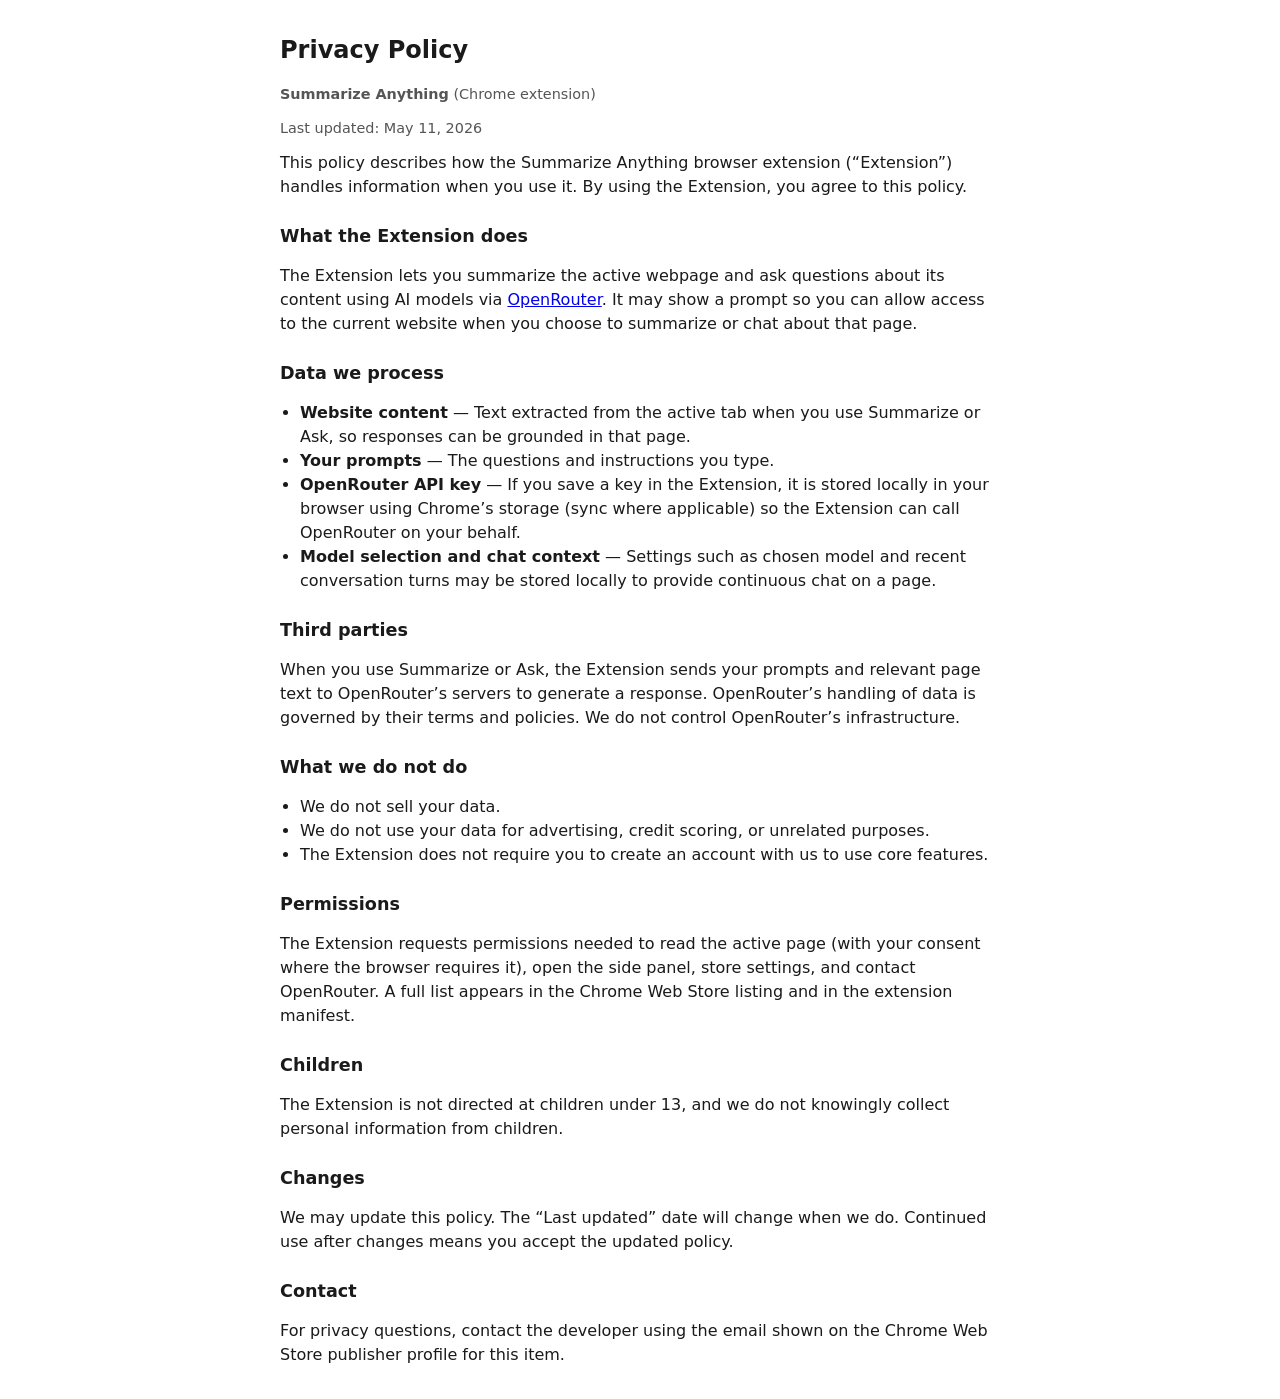
<file: index.html>
<!DOCTYPE html>
<html lang="en">
<head>
  <meta charset="UTF-8" />
  <meta name="viewport" content="width=device-width, initial-scale=1.0" />
  <title>Privacy Policy – Summarize Anything</title>
  <style>
    body { font-family: system-ui, sans-serif; max-width: 720px; margin: 2rem auto; padding: 0 1rem; line-height: 1.5; color: #1a1a1a; }
    h1 { font-size: 1.5rem; }
    h2 { font-size: 1.1rem; margin-top: 1.5rem; }
    p, ul { margin: 0.75rem 0; }
    ul { padding-left: 1.25rem; }
    .meta { color: #555; font-size: 0.9rem; }
  </style>
</head>
<body>
  <h1>Privacy Policy</h1>
  <p class="meta"><strong>Summarize Anything</strong> (Chrome extension)</p>
  <p class="meta">Last updated: May 11, 2026</p>

  <p>
    This policy describes how the Summarize Anything browser extension (“Extension”) handles information when you use it.
    By using the Extension, you agree to this policy.
  </p>

  <h2>What the Extension does</h2>
  <p>
    The Extension lets you summarize the active webpage and ask questions about its content using AI models via
    <a href="https://openrouter.ai/" rel="noopener noreferrer">OpenRouter</a>. It may show a prompt so you can allow
    access to the current website when you choose to summarize or chat about that page.
  </p>

  <h2>Data we process</h2>
  <ul>
    <li><strong>Website content</strong> — Text extracted from the active tab when you use Summarize or Ask, so responses can be grounded in that page.</li>
    <li><strong>Your prompts</strong> — The questions and instructions you type.</li>
    <li><strong>OpenRouter API key</strong> — If you save a key in the Extension, it is stored locally in your browser using Chrome’s storage (sync where applicable) so the Extension can call OpenRouter on your behalf.</li>
    <li><strong>Model selection and chat context</strong> — Settings such as chosen model and recent conversation turns may be stored locally to provide continuous chat on a page.</li>
  </ul>

  <h2>Third parties</h2>
  <p>
    When you use Summarize or Ask, the Extension sends your prompts and relevant page text to OpenRouter’s servers to generate a response.
    OpenRouter’s handling of data is governed by their terms and policies. We do not control OpenRouter’s infrastructure.
  </p>

  <h2>What we do not do</h2>
  <ul>
    <li>We do not sell your data.</li>
    <li>We do not use your data for advertising, credit scoring, or unrelated purposes.</li>
    <li>The Extension does not require you to create an account with us to use core features.</li>
  </ul>

  <h2>Permissions</h2>
  <p>
    The Extension requests permissions needed to read the active page (with your consent where the browser requires it),
    open the side panel, store settings, and contact OpenRouter. A full list appears in the Chrome Web Store listing and in the extension manifest.
  </p>

  <h2>Children</h2>
  <p>The Extension is not directed at children under 13, and we do not knowingly collect personal information from children.</p>

  <h2>Changes</h2>
  <p>We may update this policy. The “Last updated” date will change when we do. Continued use after changes means you accept the updated policy.</p>

  <h2>Contact</h2>
  <p>
    For privacy questions, contact the developer using the email shown on the Chrome Web Store publisher profile for this item.
  </p>
</body>
</html>
</file>
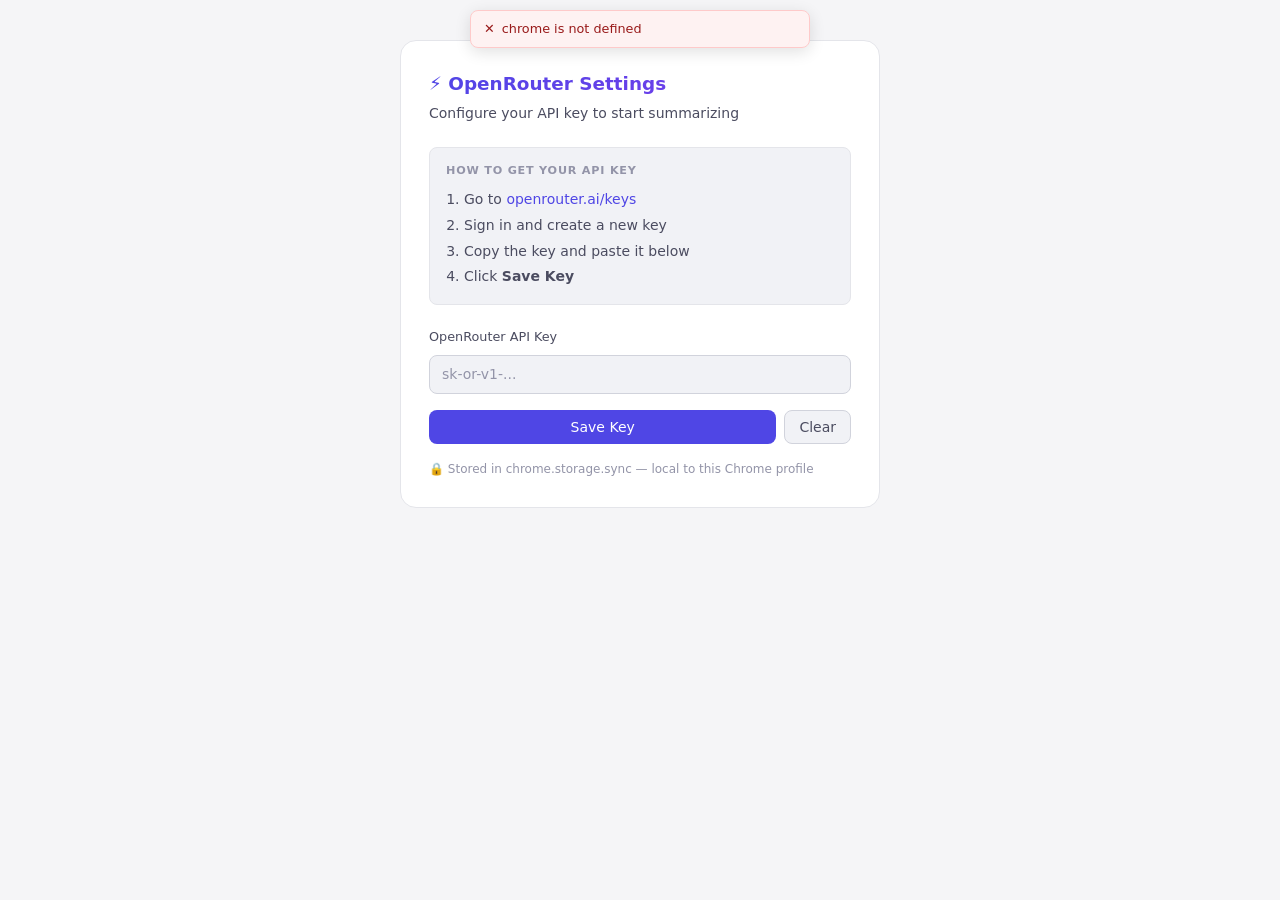
<file: src/options.html>
<!doctype html>
<html lang="en">
  <head>
    <meta charset="UTF-8" />
    <meta name="viewport" content="width=device-width, initial-scale=1.0" />
    <title>Summarize Anything — Settings</title>
    <link rel="stylesheet" href="styles.css" />
  </head>
  <body class="app options-page">
    <div id="toastContainer" class="toast-container"></div>

    <div class="options-card">
      <div class="options-header">
        <h1>⚡ OpenRouter Settings</h1>
        <p>Configure your API key to start summarizing</p>
      </div>

      <div class="onboarding-steps">
        <div class="settings-label">How to get your API key</div>
        <ol>
          <li>Go to <a href="https://openrouter.ai/keys" target="_blank" rel="noreferrer">openrouter.ai/keys</a></li>
          <li>Sign in and create a new key</li>
          <li>Copy the key and paste it below</li>
          <li>Click <strong>Save Key</strong></li>
        </ol>
      </div>

      <div class="form-group">
        <label for="apiKeyInput">OpenRouter API Key</label>
        <input
          id="apiKeyInput"
          class="input-field"
          type="password"
          placeholder="sk-or-v1-..."
          autocomplete="off"
        />
      </div>

      <div class="btn-row">
        <button id="saveButton" class="btn btn-primary" style="flex: 1;">Save Key</button>
        <button id="clearButton" class="btn btn-secondary">Clear</button>
      </div>

      <p id="status" aria-live="polite" style="display: none;"></p>

      <p class="storage-note">🔒 Stored in chrome.storage.sync — local to this Chrome profile</p>
    </div>

    <script src="options.js"></script>
  </body>
</html>
</file>
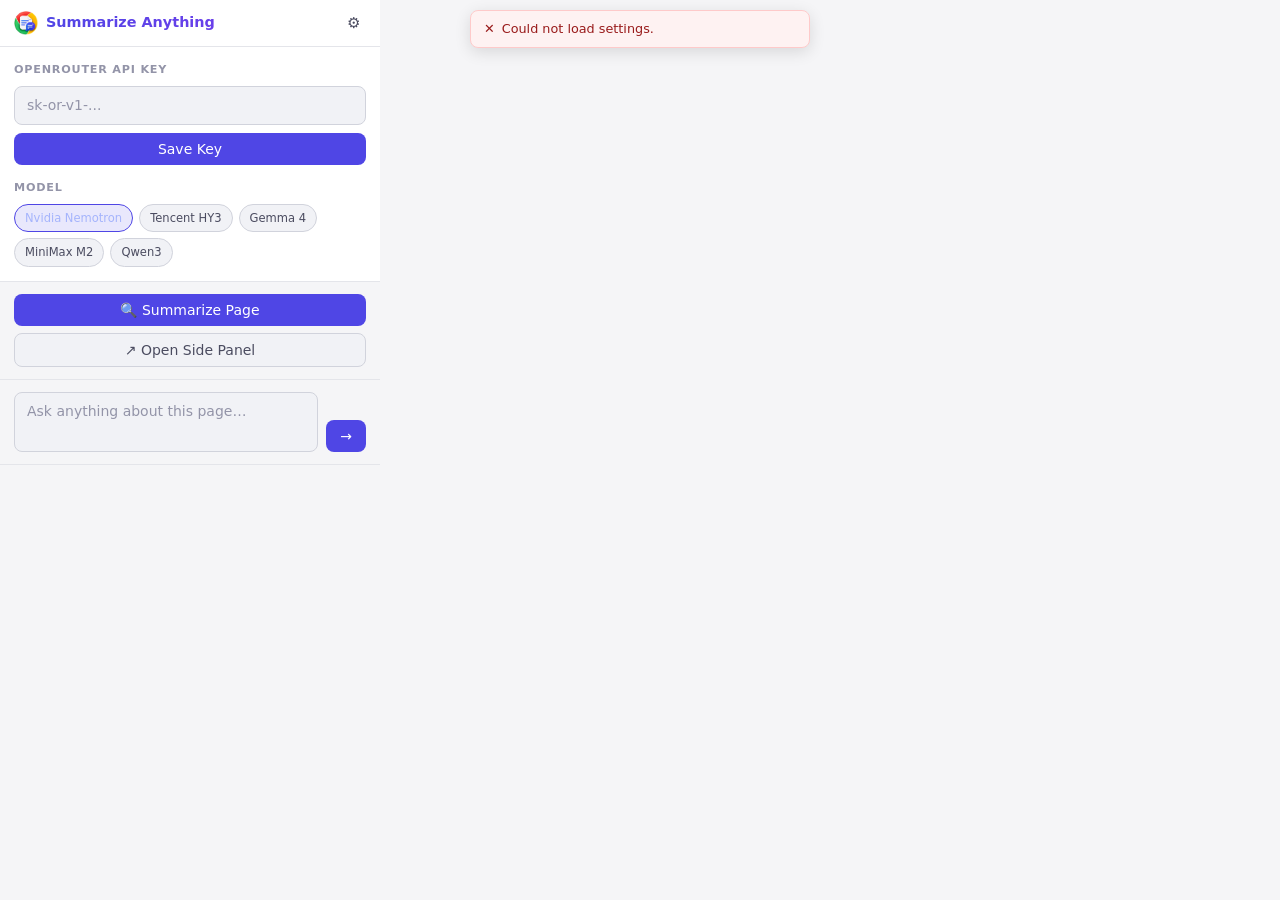
<file: src/popup.html>
<!doctype html>
<html lang="en">
  <head>
    <meta charset="UTF-8" />
    <meta name="viewport" content="width=device-width, initial-scale=1.0" />
    <title>Summarize Anything</title>
    <link rel="stylesheet" href="styles.css" />
  </head>
  <body class="app app-popup">
    <div id="toastContainer" class="toast-container"></div>

    <header class="app-header">
      <img src="../logo.png" alt="logo" class="header-logo" />
      <h1>Summarize Anything</h1>
      <button id="settingsToggle" class="icon-button" title="Settings" aria-expanded="false">⚙</button>
    </header>

    <div id="settingsDrawer" class="settings-drawer">
      <div class="settings-drawer-inner">
        <div>
          <div class="settings-label">OpenRouter API Key</div>
          <input
            id="apiKeyInput"
            class="input-field"
            type="password"
            placeholder="sk-or-v1-..."
            autocomplete="off"
          />
          <div style="margin-top: 8px;">
            <button id="saveKeyButton" class="btn btn-primary btn-full">Save Key</button>
          </div>
        </div>
        <div>
          <div class="settings-label">Model</div>
          <div id="modelChips" class="model-chips"></div>
        </div>
      </div>
    </div>

    <div class="popup-actions">
      <button id="summarizeButton" class="btn btn-primary btn-full">🔍 Summarize Page</button>
      <button id="openSidePanelButton" class="btn btn-secondary btn-full">↗ Open Side Panel</button>
    </div>

    <div class="popup-quick-ask">
      <div class="quick-ask-row">
        <textarea
          id="questionInput"
          class="input-field"
          rows="2"
          placeholder="Ask anything about this page…"
        ></textarea>
        <button id="askButton" class="btn btn-primary">→</button>
      </div>
    </div>

    <div id="resultWrapper" class="popup-result" hidden>
      <div id="result"></div>
    </div>

    <script src="popup.js"></script>
  </body>
</html>
</file>
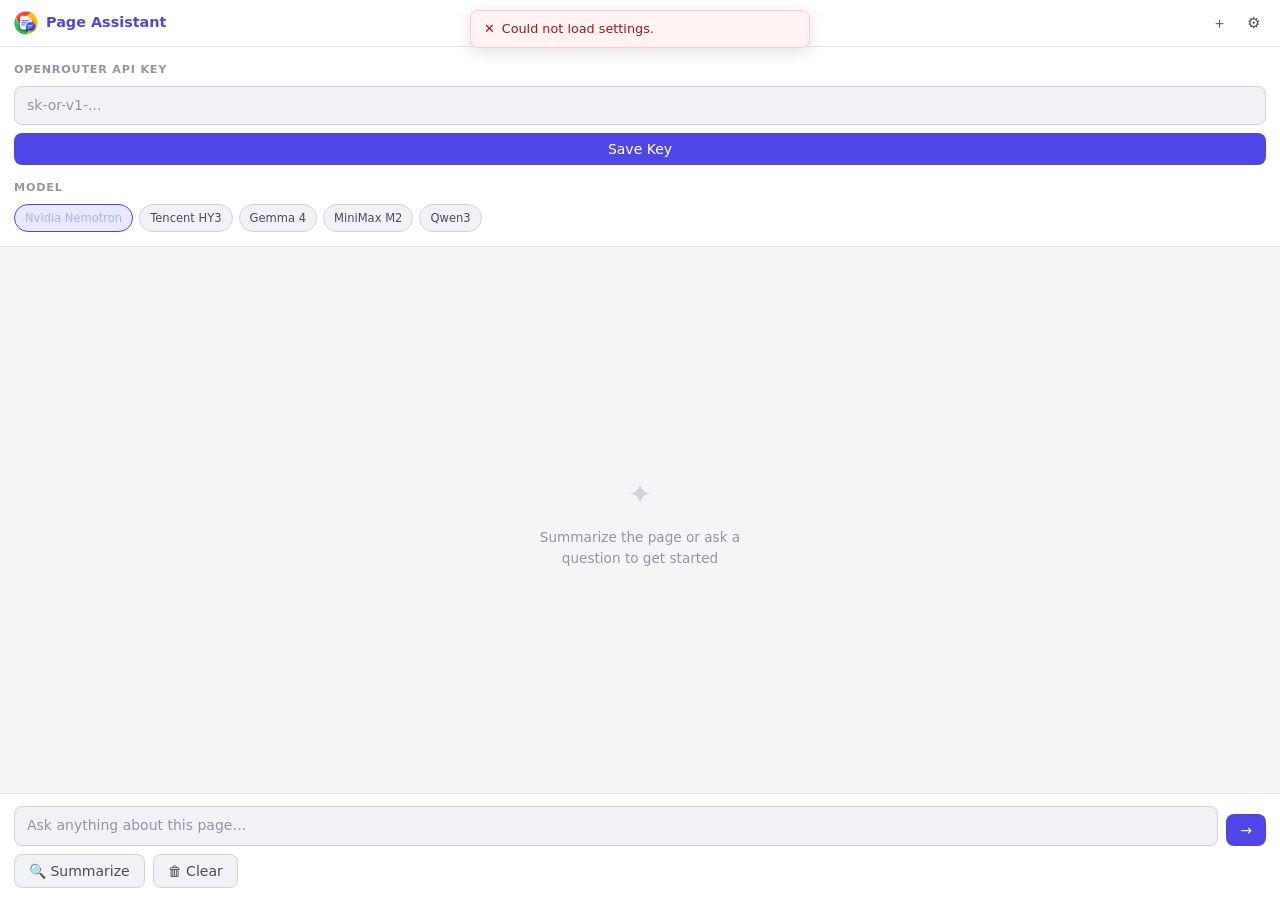
<file: src/sidepanel.html>
<!doctype html>
<html lang="en">
  <head>
    <meta charset="UTF-8" />
    <meta name="viewport" content="width=device-width, initial-scale=1.0" />
    <title>Summarize Anything</title>
    <link rel="stylesheet" href="styles.css" />
  </head>
  <body class="app app-panel">
    <div id="toastContainer" class="toast-container"></div>

    <header class="app-header">
      <img src="../logo.png" alt="logo" class="header-logo" />
      <h1>Page Assistant</h1>
      <button id="newChatButton" class="icon-button" title="New chat">＋</button>
      <button id="settingsToggle" class="icon-button" title="Settings" aria-expanded="false">⚙</button>
    </header>

    <div id="settingsDrawer" class="settings-drawer">
      <div class="settings-drawer-inner">
        <div>
          <div class="settings-label">OpenRouter API Key</div>
          <input
            id="apiKeyInput"
            class="input-field"
            type="password"
            placeholder="sk-or-v1-..."
            autocomplete="off"
          />
          <div style="margin-top: 8px;">
            <button id="saveKeyButton" class="btn btn-primary btn-full">Save Key</button>
          </div>
        </div>
        <div>
          <div class="settings-label">Model</div>
          <div id="modelChips" class="model-chips"></div>
        </div>
      </div>
    </div>

    <div id="messagesArea" class="messages-area">
      <div id="emptyState" class="empty-state">
        <span class="empty-icon">✦</span>
        <p>Summarize the page or ask a question to get started</p>
      </div>
    </div>

    <div class="panel-input-bar">
      <div class="input-row">
        <textarea
          id="questionInput"
          class="input-field"
          rows="1"
          placeholder="Ask anything about this page…"
        ></textarea>
        <button id="askButton" class="btn btn-primary">→</button>
      </div>
      <div class="panel-toolbar">
        <button id="summarizeButton" class="btn btn-secondary">🔍 Summarize</button>
        <button id="clearChatButton" class="btn btn-secondary">🗑 Clear</button>
      </div>
    </div>

    <script src="sidepanel.js"></script>
  </body>
</html>
</file>
<file: src/styles.css>
:root {
  --bg-primary: #f5f5f7;
  --bg-surface: #ffffff;
  --bg-elevated: #f1f2f6;
  --border-subtle: #e4e5ea;
  --border-default: #d1d3dc;
  --accent-primary: #4f46e5;
  --accent-glow: rgba(79, 70, 229, 0.12);
  --text-primary: #111118;
  --text-secondary: #4b4c60;
  --text-muted: #9394a8;
  --user-bubble: #eef0fd;
  --user-border: #a5a8f5;
  --success: #16a34a;
  --error: #dc2626;
  --radius-sm: 8px;
  --radius-md: 12px;
  --radius-lg: 16px;
  --transition: 150ms ease;
}

* {
  box-sizing: border-box;
  margin: 0;
  padding: 0;
}

body {
  font-family: "Inter", system-ui, -apple-system, BlinkMacSystemFont, "Segoe UI", sans-serif;
  font-size: 14px;
  line-height: 1.6;
  background: var(--bg-primary);
  color: var(--text-primary);
  -webkit-font-smoothing: antialiased;
}

a {
  color: var(--accent-primary);
  text-decoration: none;
}
a:hover {
  text-decoration: underline;
}

/* ─── Layout Containers ─────────────────────────────────── */

.app-popup {
  width: 380px;
  display: flex;
  flex-direction: column;
  overflow: hidden;
  max-height: 600px;
}

.app-panel {
  width: 100%;
  height: 100vh;
  display: flex;
  flex-direction: column;
  overflow: hidden;
}

/* ─── Header ────────────────────────────────────────────── */

.app-header {
  display: flex;
  align-items: center;
  gap: 8px;
  padding: 11px 14px;
  border-bottom: 1px solid var(--border-subtle);
  background: var(--bg-surface);
  flex-shrink: 0;
}

.app-header h1 {
  flex: 1;
  font-size: 0.9rem;
  font-weight: 600;
  background: linear-gradient(135deg, #4f46e5, #7c3aed);
  -webkit-background-clip: text;
  -webkit-text-fill-color: transparent;
  background-clip: text;
}

.header-logo {
  width: 24px;
  height: 24px;
  flex-shrink: 0;
  object-fit: contain;
}

.icon-button {
  background: none;
  border: none;
  color: var(--text-secondary);
  cursor: pointer;
  padding: 4px 6px;
  border-radius: var(--radius-sm);
  display: flex;
  align-items: center;
  justify-content: center;
  font-size: 0.95rem;
  transition: background var(--transition), color var(--transition);
  flex-shrink: 0;
  line-height: 1;
}
.icon-button:hover {
  background: var(--bg-elevated);
  color: var(--text-primary);
}

/* ─── Settings Drawer ───────────────────────────────────── */

.settings-drawer {
  background: var(--bg-surface);
  border-bottom: 1px solid var(--border-subtle);
  overflow: hidden;
  max-height: 0;
  transition: max-height 300ms ease;
  flex-shrink: 0;
}

.settings-drawer.open {
  max-height: 420px;
}

.settings-drawer-inner {
  padding: 14px;
  display: flex;
  flex-direction: column;
  gap: 14px;
}

.settings-label {
  font-size: 0.7rem;
  font-weight: 600;
  color: var(--text-muted);
  text-transform: uppercase;
  letter-spacing: 0.07em;
  margin-bottom: 7px;
}

/* ─── Form Inputs ───────────────────────────────────────── */

.input-field {
  width: 100%;
  background: var(--bg-elevated);
  border: 1px solid var(--border-default);
  border-radius: var(--radius-sm);
  padding: 8px 12px;
  color: var(--text-primary);
  font-family: inherit;
  font-size: 0.875rem;
  transition: border-color var(--transition), box-shadow var(--transition);
  outline: none;
  resize: none;
  line-height: 1.5;
}

.input-field:focus {
  border-color: var(--accent-primary);
  box-shadow: 0 0 0 3px var(--accent-glow);
}

.input-field::placeholder {
  color: var(--text-muted);
}

/* ─── Model Chips ───────────────────────────────────────── */

.model-chips {
  display: flex;
  flex-wrap: wrap;
  gap: 6px;
}

.model-chip {
  position: relative;
}

.model-chip input[type="radio"] {
  position: absolute;
  opacity: 0;
  width: 0;
  height: 0;
  pointer-events: none;
}

.model-chip label {
  display: inline-block;
  padding: 4px 10px;
  border-radius: 999px;
  font-size: 0.72rem;
  font-weight: 500;
  border: 1px solid var(--border-default);
  color: var(--text-secondary);
  cursor: pointer;
  transition: all var(--transition);
  background: var(--bg-elevated);
  user-select: none;
}

.model-chip input[type="radio"]:checked + label {
  background: var(--accent-glow);
  border-color: var(--accent-primary);
  color: #a5b4fc;
}

.model-chip label:hover {
  border-color: var(--accent-primary);
  color: var(--text-primary);
}

/* ─── Buttons ───────────────────────────────────────────── */

.btn {
  display: inline-flex;
  align-items: center;
  justify-content: center;
  gap: 6px;
  border: none;
  border-radius: var(--radius-sm);
  padding: 8px 14px;
  font-size: 0.875rem;
  font-family: inherit;
  font-weight: 500;
  cursor: pointer;
  transition: all var(--transition);
  white-space: nowrap;
  flex-shrink: 0;
}

.btn-primary {
  background: var(--accent-primary);
  color: white;
}
.btn-primary:hover {
  background: #4338ca;
  box-shadow: 0 2px 10px var(--accent-glow);
}

.btn-secondary {
  background: var(--bg-elevated);
  color: var(--text-secondary);
  border: 1px solid var(--border-default);
}
.btn-secondary:hover {
  border-color: var(--accent-primary);
  color: var(--text-primary);
}

.btn:disabled {
  opacity: 0.4;
  cursor: not-allowed;
  pointer-events: none;
}

.btn-full {
  width: 100%;
}

/* ─── Popup Sections ────────────────────────────────────── */

.popup-actions {
  padding: 12px 14px;
  display: flex;
  flex-direction: column;
  gap: 7px;
  border-bottom: 1px solid var(--border-subtle);
  flex-shrink: 0;
}

.popup-quick-ask {
  padding: 12px 14px;
  border-bottom: 1px solid var(--border-subtle);
  flex-shrink: 0;
}

.quick-ask-row {
  display: flex;
  gap: 8px;
  align-items: flex-end;
}

.quick-ask-row .input-field {
  min-height: 38px;
  max-height: 80px;
}

.popup-result {
  flex: 1;
  overflow-y: auto;
  padding: 12px 14px;
  min-height: 80px;
  scrollbar-width: thin;
  scrollbar-color: var(--border-default) transparent;
}

.popup-result::-webkit-scrollbar {
  width: 4px;
}
.popup-result::-webkit-scrollbar-track {
  background: transparent;
}
.popup-result::-webkit-scrollbar-thumb {
  background: var(--border-default);
  border-radius: 2px;
}

/* ─── Side Panel Sections ───────────────────────────────── */

.messages-area {
  flex: 1;
  min-height: 0;
  overflow-y: auto;
  padding: 16px;
  display: flex;
  flex-direction: column;
  gap: 12px;
  scroll-behavior: smooth;
  scrollbar-width: thin;
  scrollbar-color: var(--border-default) transparent;
}

.messages-area::-webkit-scrollbar {
  width: 4px;
}
.messages-area::-webkit-scrollbar-track {
  background: transparent;
}
.messages-area::-webkit-scrollbar-thumb {
  background: var(--border-default);
  border-radius: 2px;
}

.panel-input-bar {
  flex-shrink: 0;
  border-top: 1px solid var(--border-subtle);
  background: var(--bg-surface);
  padding: 12px 14px;
  display: flex;
  flex-direction: column;
  gap: 8px;
}

.input-row {
  display: flex;
  gap: 8px;
  align-items: flex-end;
}

.input-row .input-field {
  min-height: 40px;
  max-height: 120px;
}

.panel-toolbar {
  display: flex;
  align-items: center;
  gap: 8px;
}

/* ─── Empty State ───────────────────────────────────────── */

.empty-state {
  flex: 1;
  display: flex;
  flex-direction: column;
  align-items: center;
  justify-content: center;
  gap: 10px;
  color: var(--text-muted);
  text-align: center;
  padding: 32px 16px;
  pointer-events: none;
}

.empty-icon {
  font-size: 1.8rem;
  opacity: 0.35;
  display: block;
}

.empty-state p {
  font-size: 0.85rem;
  line-height: 1.55;
  max-width: 220px;
}

/* ─── Chat Messages ─────────────────────────────────────── */

.chat-message {
  display: flex;
  flex-direction: column;
  max-width: 88%;
}

.chat-message.user {
  align-self: flex-end;
  align-items: flex-end;
}

.chat-message.assistant {
  align-self: flex-start;
  align-items: flex-start;
}

.message-bubble {
  padding: 10px 14px;
  line-height: 1.6;
  font-size: 0.875rem;
  word-wrap: break-word;
  overflow-wrap: break-word;
}

.chat-message.user .message-bubble {
  background: var(--user-bubble);
  border: 1px solid var(--user-border);
  border-radius: var(--radius-md) var(--radius-md) 2px var(--radius-md);
}

.chat-message.assistant .message-bubble {
  background: var(--bg-surface);
  border: 1px solid var(--border-subtle);
  border-radius: var(--radius-md) var(--radius-md) var(--radius-md) 2px;
}

.message-meta {
  display: flex;
  align-items: center;
  gap: 6px;
  margin-top: 5px;
  font-size: 0.7rem;
  color: var(--text-muted);
}

/* ─── Source Chip ───────────────────────────────────────── */

.source-chip {
  display: inline-flex;
  align-items: center;
  gap: 4px;
  font-size: 0.7rem;
  color: var(--text-muted);
  background: var(--bg-elevated);
  border: 1px solid var(--border-subtle);
  border-radius: 999px;
  padding: 2px 9px;
  margin-bottom: 5px;
  max-width: 100%;
  overflow: hidden;
  text-overflow: ellipsis;
  white-space: nowrap;
}

/* ─── Copy Button ───────────────────────────────────────── */

.copy-btn {
  background: none;
  border: 1px solid var(--border-subtle);
  border-radius: 4px;
  color: var(--text-muted);
  cursor: pointer;
  padding: 2px 7px;
  font-size: 0.7rem;
  font-family: inherit;
  transition: all var(--transition);
}
.copy-btn:hover {
  border-color: var(--accent-primary);
  color: var(--text-primary);
  background: var(--accent-glow);
}
.copy-btn.copied {
  color: var(--success);
  border-color: var(--success);
}

/* ─── Loading Dots ──────────────────────────────────────── */

.typing-indicator {
  display: flex;
  gap: 5px;
  align-items: center;
  padding: 4px 2px;
}

.typing-dot {
  width: 6px;
  height: 6px;
  border-radius: 50%;
  background: var(--accent-primary);
  animation: typing-bounce 1.2s infinite ease-in-out;
}

.typing-dot:nth-child(2) {
  animation-delay: 0.2s;
}
.typing-dot:nth-child(3) {
  animation-delay: 0.4s;
}

@keyframes typing-bounce {
  0%, 60%, 100% {
    transform: translateY(0);
    opacity: 0.35;
  }
  30% {
    transform: translateY(-5px);
    opacity: 1;
  }
}

/* ─── Error Card ────────────────────────────────────────── */

.error-card {
  background: #fef2f2;
  border: 1px solid #fecaca;
  border-radius: var(--radius-sm);
  padding: 10px 14px;
  font-size: 0.85rem;
  color: #991b1b;
  display: flex;
  gap: 8px;
  align-items: flex-start;
  line-height: 1.5;
}

/* ─── Toast Notifications ───────────────────────────────── */

.toast-container {
  position: fixed;
  top: 10px;
  left: 50%;
  transform: translateX(-50%);
  z-index: 9999;
  display: flex;
  flex-direction: column;
  gap: 6px;
  pointer-events: none;
  width: calc(100% - 24px);
  max-width: 340px;
}

.toast {
  padding: 8px 13px;
  border-radius: var(--radius-sm);
  font-size: 0.8rem;
  font-weight: 500;
  box-shadow: 0 4px 16px rgba(0, 0, 0, 0.12);
  animation: toast-in 200ms ease forwards;
  pointer-events: all;
  display: flex;
  align-items: center;
  gap: 7px;
  cursor: pointer;
}

.toast.success {
  background: #f0fdf4;
  border: 1px solid #bbf7d0;
  color: #166534;
}
.toast.error {
  background: #fef2f2;
  border: 1px solid #fecaca;
  color: #991b1b;
}
.toast.info {
  background: #eef2ff;
  border: 1px solid #c7d2fe;
  color: #3730a3;
}

.toast.dismissing {
  animation: toast-out 200ms ease forwards;
}

@keyframes toast-in {
  from {
    opacity: 0;
    transform: translateY(-8px);
  }
  to {
    opacity: 1;
    transform: translateY(0);
  }
}
@keyframes toast-out {
  from {
    opacity: 1;
    transform: translateY(0);
  }
  to {
    opacity: 0;
    transform: translateY(-8px);
  }
}

/* ─── Markdown Content ──────────────────────────────────── */

.md-content h3 {
  font-size: 0.9rem;
  font-weight: 600;
  margin: 10px 0 4px;
  color: var(--text-primary);
}
.md-content h3:first-child {
  margin-top: 0;
}
.md-content strong {
  font-weight: 600;
  color: var(--text-primary);
}
.md-content em {
  font-style: italic;
  color: var(--text-secondary);
}
.md-content code {
  font-family: "Fira Code", "Cascadia Code", "Menlo", monospace;
  font-size: 0.8rem;
  background: var(--bg-elevated);
  border: 1px solid var(--border-subtle);
  border-radius: 4px;
  padding: 1px 5px;
  color: #5b21b6;
}
.md-content ul,
.md-content ol {
  padding-left: 18px;
  margin: 5px 0;
}
.md-content li {
  margin: 3px 0;
}
.md-content p {
  margin: 5px 0;
}
.md-content p:first-child {
  margin-top: 0;
}
.md-content p:last-child {
  margin-bottom: 0;
}

/* ─── Options Page ──────────────────────────────────────── */

.options-page {
  min-height: 100vh;
  display: flex;
  align-items: flex-start;
  justify-content: center;
  padding: 40px 20px;
}

.options-card {
  background: var(--bg-surface);
  border: 1px solid var(--border-subtle);
  border-radius: var(--radius-lg);
  padding: 28px;
  width: 100%;
  max-width: 480px;
}

.options-header {
  margin-bottom: 22px;
}

.options-header h1 {
  font-size: 1.15rem;
  font-weight: 700;
  background: linear-gradient(135deg, #4f46e5, #7c3aed);
  -webkit-background-clip: text;
  -webkit-text-fill-color: transparent;
  background-clip: text;
  margin-bottom: 4px;
}

.options-header p {
  color: var(--text-secondary);
  font-size: 0.875rem;
}

.onboarding-steps {
  background: var(--bg-elevated);
  border: 1px solid var(--border-subtle);
  border-radius: var(--radius-sm);
  padding: 14px 16px;
  margin-bottom: 22px;
}

.onboarding-steps ol {
  padding-left: 18px;
  color: var(--text-secondary);
  font-size: 0.875rem;
  line-height: 1.85;
}

.form-group {
  display: flex;
  flex-direction: column;
  gap: 7px;
  margin-bottom: 16px;
}

.form-group label {
  font-size: 0.8rem;
  font-weight: 500;
  color: var(--text-secondary);
}

.btn-row {
  display: flex;
  gap: 8px;
  margin-bottom: 16px;
}

.storage-note {
  font-size: 0.75rem;
  color: var(--text-muted);
  display: flex;
  align-items: center;
  gap: 4px;
  margin-top: 4px;
}
</file>
